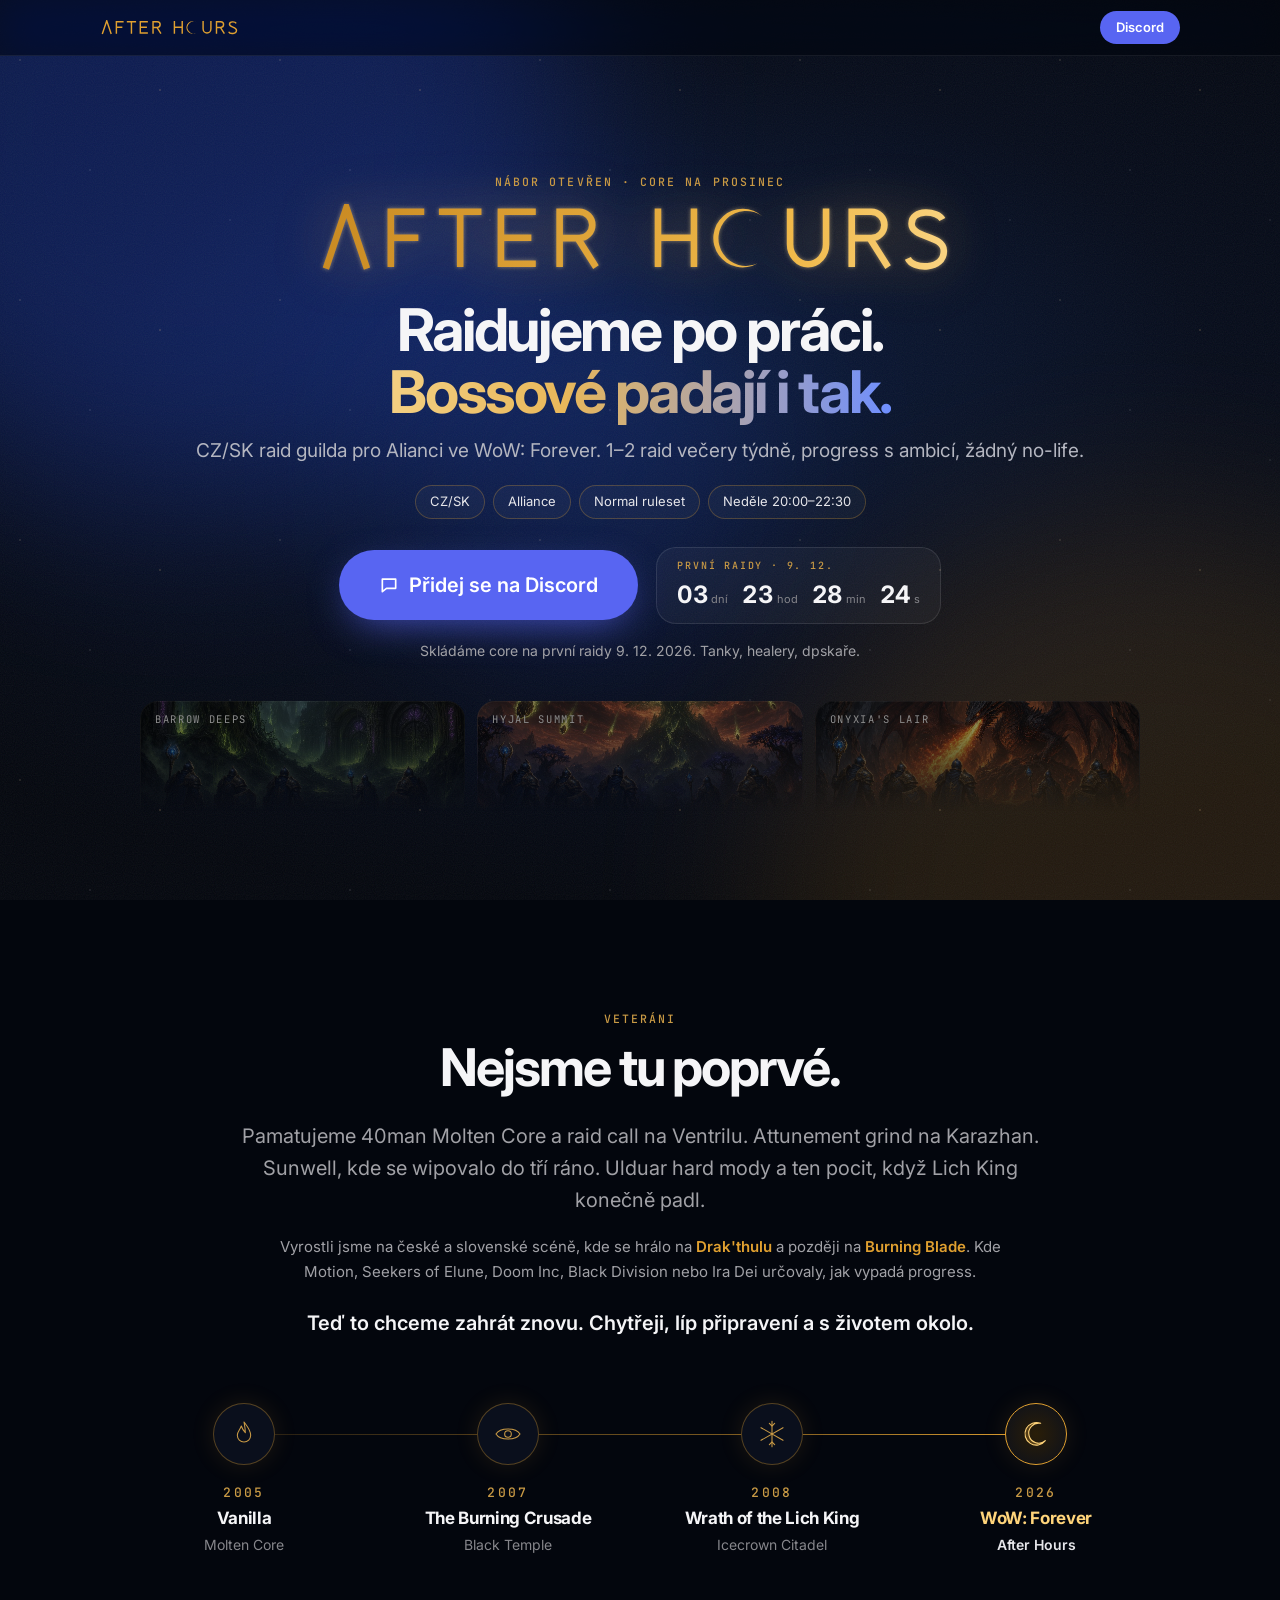
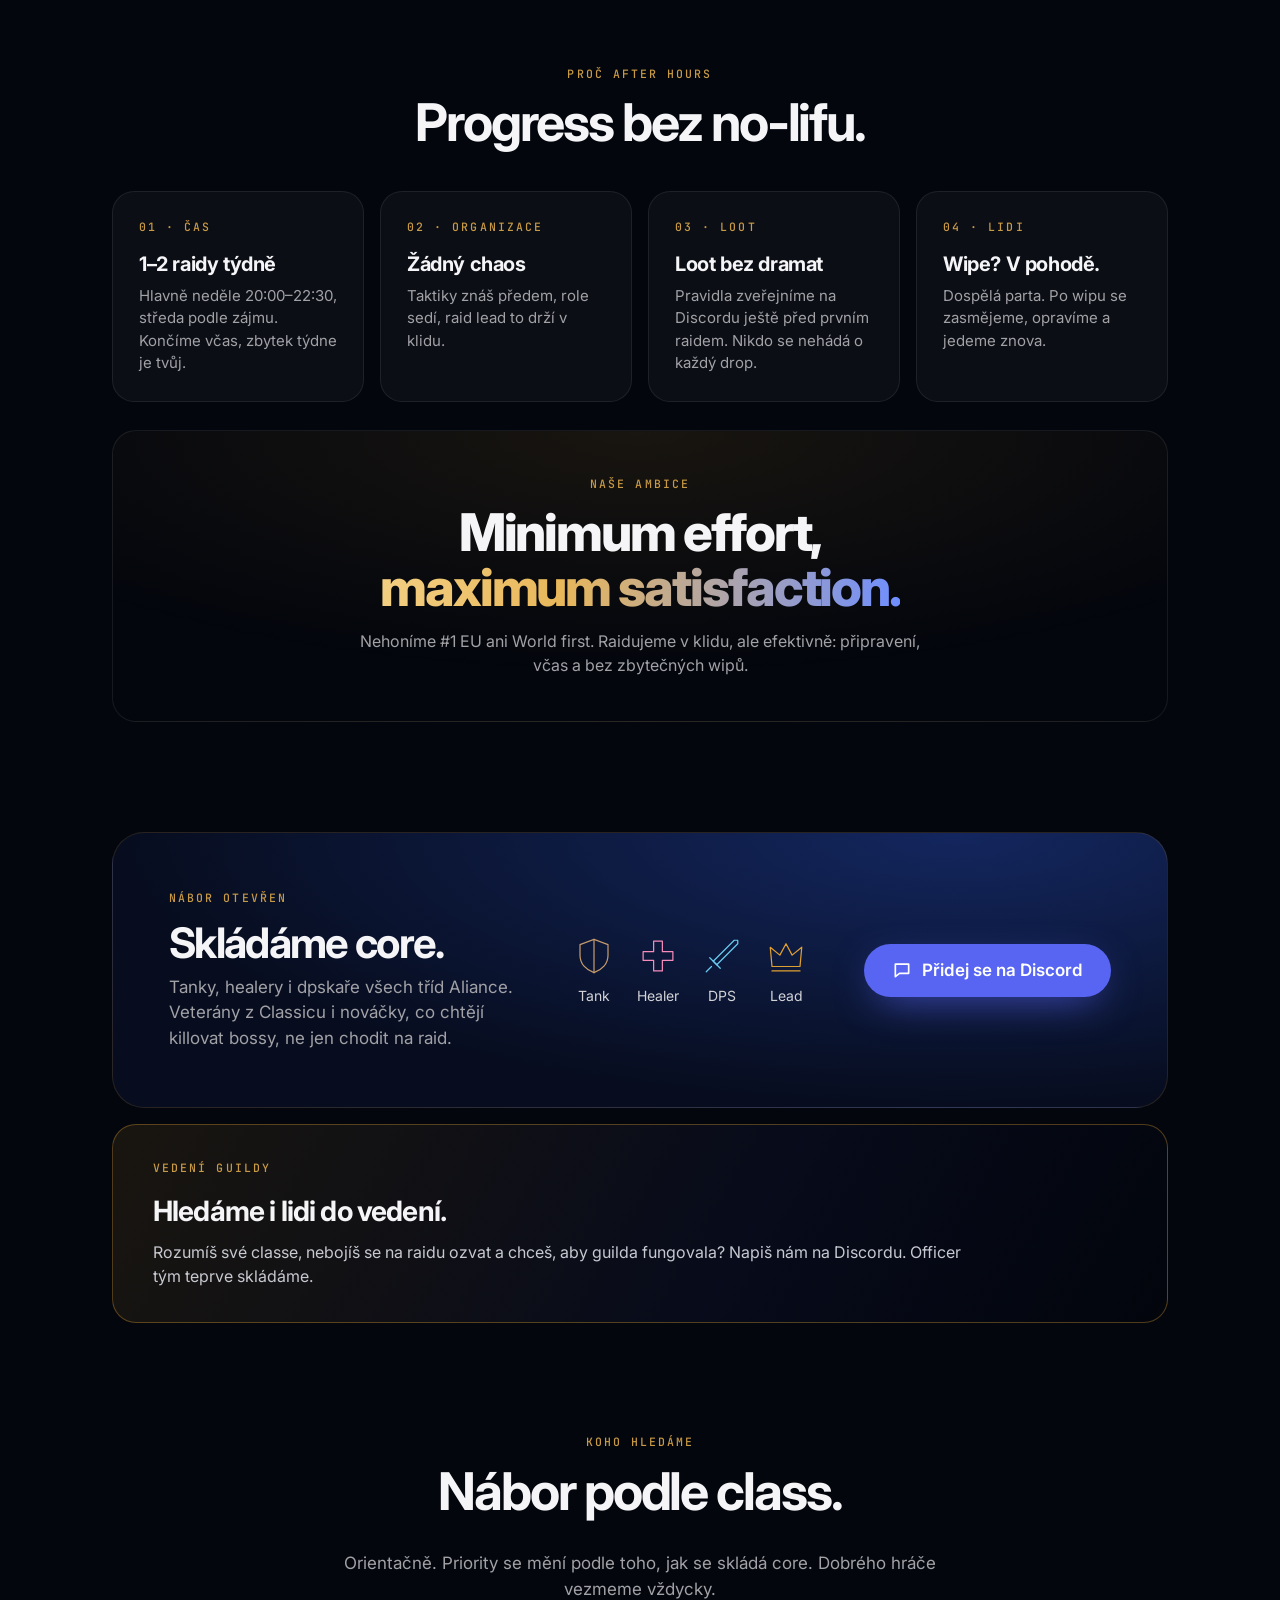
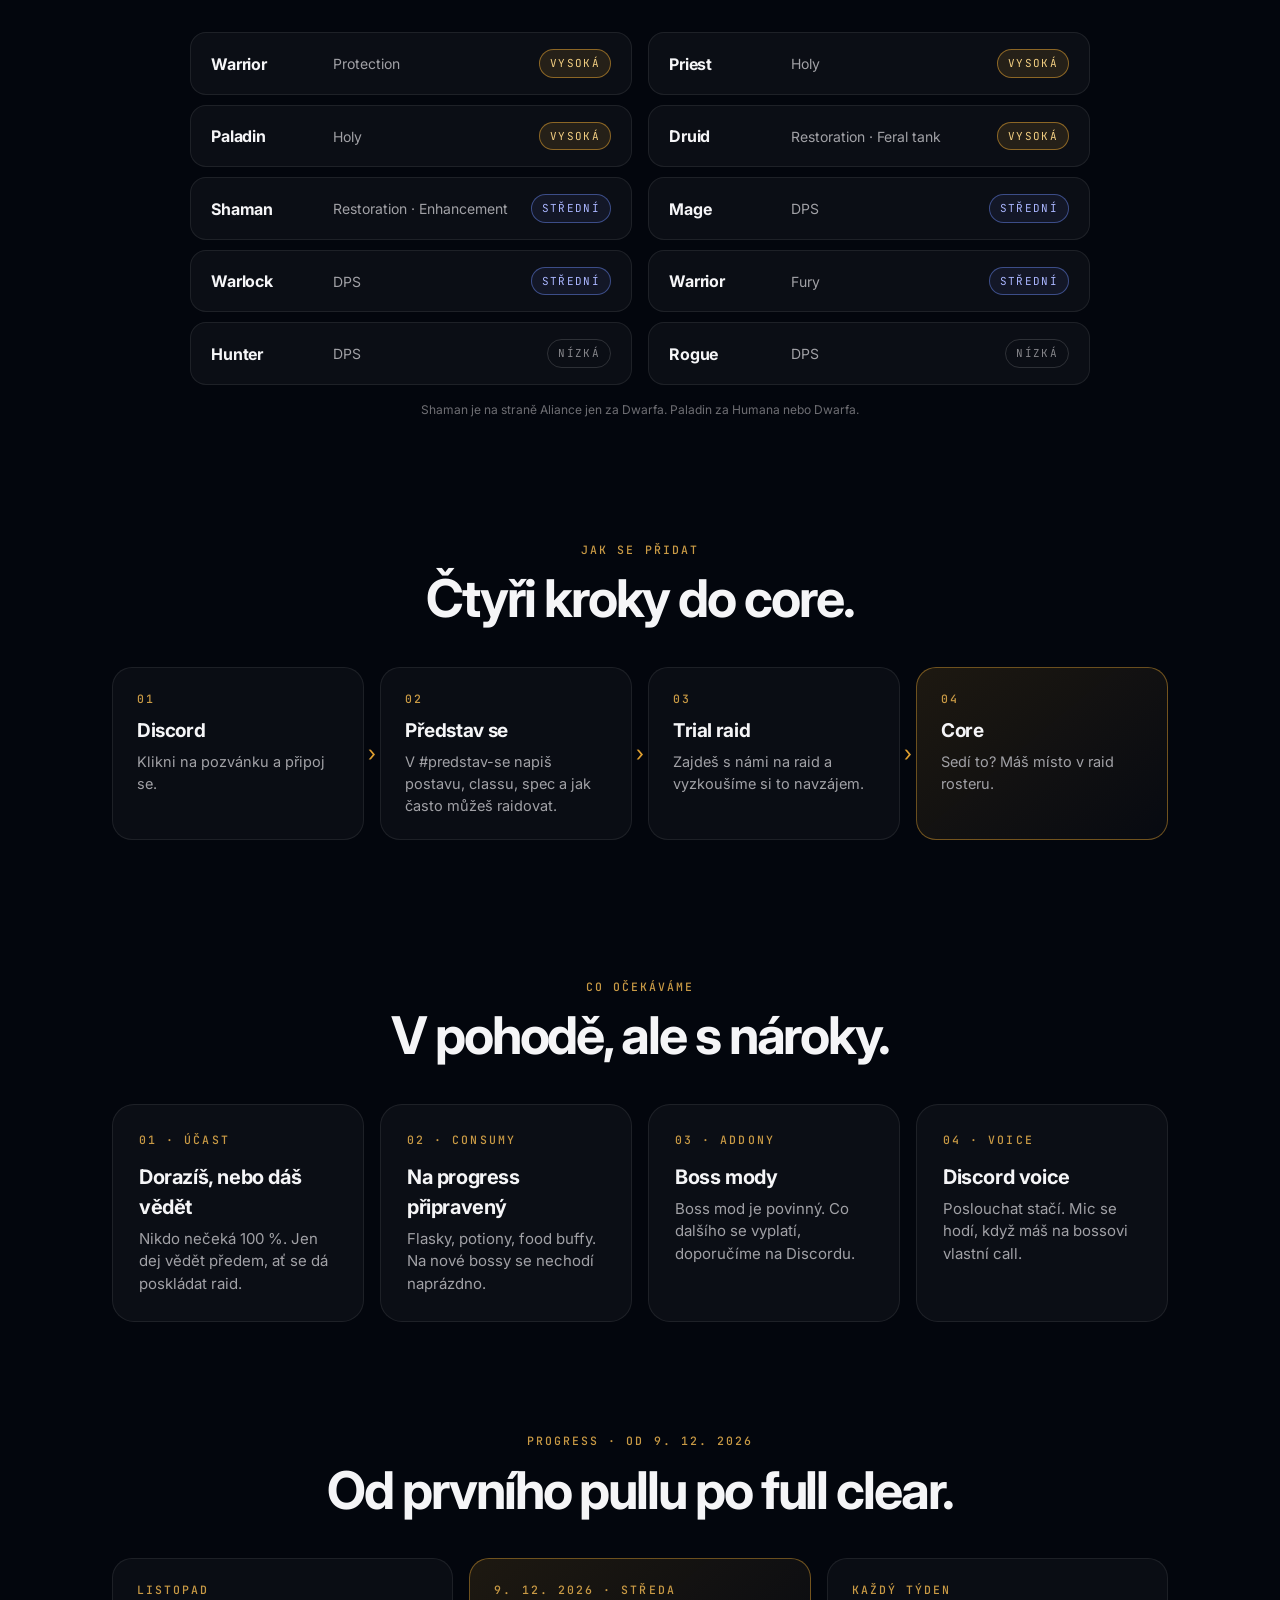
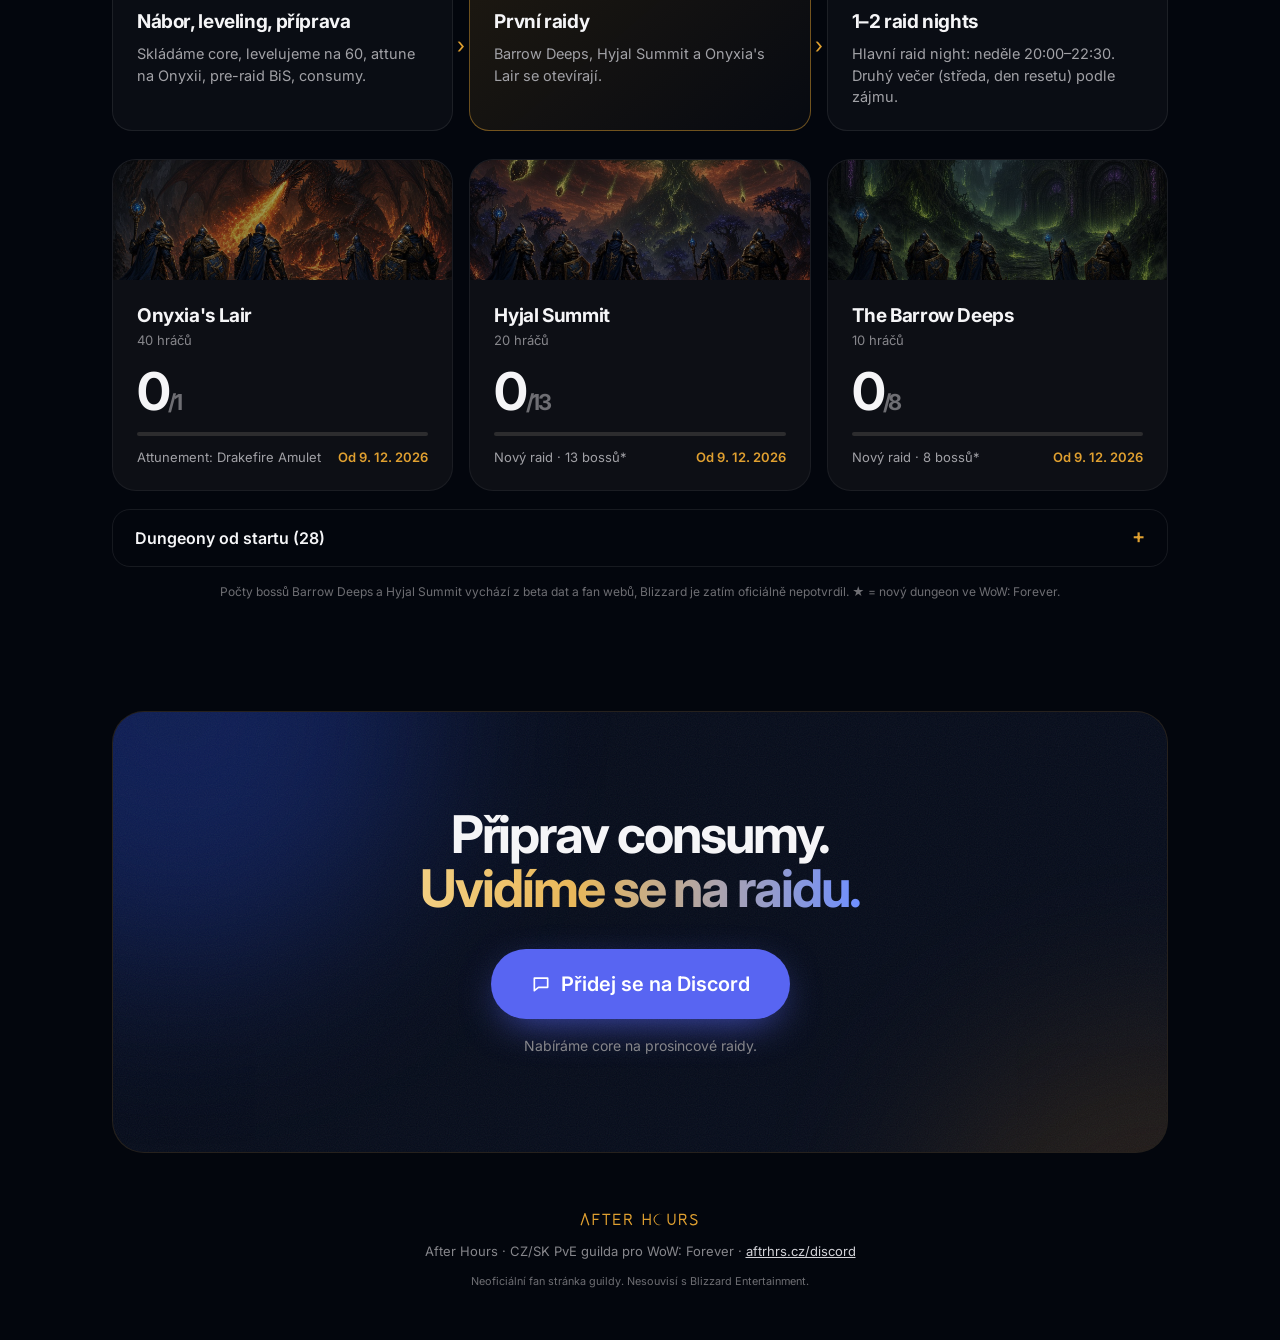
<file: index.html>
<!doctype html>
<html lang="cs">
<head>
<meta charset="utf-8">
<meta name="viewport" content="width=device-width,initial-scale=1">
<title>After Hours – CZ/SK PvE &amp; raid guilda pro WoW: Forever</title>
<meta name="description" content="After Hours je CZ/SK PvE a raid guilda pro WoW: Forever. Raidy od 9. 12. 2026, 1–2× týdně, hlavně neděle 20:00–22:30. Progress bez hardcore režimu.">
<meta property="og:title" content="After Hours – CZ/SK PvE &amp; raid guilda pro WoW: Forever">
<meta property="og:description" content="Raidy s ambicí. Bez hardcore režimu. Raidy od 9. 12. 2026, 1–2× týdně, hlavně neděle 20:00–22:30.">
<meta property="og:image" content="https://aftrhrs.cz/og.png">
<meta property="og:url" content="https://aftrhrs.cz/"><link rel="preconnect" href="https://fonts.gstatic.com" crossorigin>
<link href="https://fonts.googleapis.com/css2?family=Inter:wght@400;500;600;700;800&family=JetBrains+Mono:wght@500&display=swap" rel="stylesheet">
<link rel="stylesheet" href="h.css">
</head>
<body>
<nav class="nav"><a href="#top" aria-label="After Hours"><span class="wm sm"></span></a><a class="pill" href="https://discord.gg/SnGkYU36pn">Discord</a></nav>
<header class="hero" id="top"><div class="aur"><i></i><i></i><i></i></div><div class="dust"></div><div class="grain"></div>
<div class="hin">
<p class="lab in1">NÁBOR OTEVŘEN · CORE NA PROSINEC</p>
<h1 class="in2"><span class="glow"><span class="wm" role="img" aria-label="After Hours"></span></span></h1>
<p class="tag in3">Raidujeme po práci.<br><span class="gt">Bossové padají i tak.</span></p>
<p class="facts in3">CZ/SK raid guilda pro Alianci ve WoW: Forever. 1–2 raid večery týdně, progress s ambicí, žádný no-life.</p>
<ul class="chips in3"><li>CZ/SK</li><li>Alliance</li><li>Normal ruleset</li><li>Neděle 20:00–22:30</li></ul>
<div class="hcta in4"><a class="btn xl" href="https://discord.gg/SnGkYU36pn"><svg viewBox="0 0 24 24" class="bi" aria-hidden="true"><path d="M4 5h16v11H9l-5 4z"/></svg>Přidej se na Discord</a>
<div class="cd" id="cd"><p class="lab" id="cdl">START WOW: FOREVER</p><div class="cdn" id="cdn"><span><b>--</b><i>dní</i></span><span><b>--</b><i>hod</i></span><span><b>--</b><i>min</i></span><span><b>--</b><i>s</i></span></div></div></div>
<p class="micro in4">Skládáme core na první raidy 9. 12. 2026. Tanky, healery, dpskaře.</p>
</div>
<div class="strip in5"><div style="background-image:url(barrow.jpg)"><span>Barrow Deeps</span></div><div style="background-image:url(hyjal.jpg)"><span>Hyjal Summit</span></div><div style="background-image:url(dragon.jpg)"><span>Onyxia's Lair</span></div></div>
</header>
<main>
<section class="vet"><div class="vin rv">
<p class="lab c">VETERÁNI</p>
<h2>Nejsme tu poprvé.</h2>
<p class="vl">Pamatujeme 40man Molten Core a raid call na Ventrilu. Attunement grind na Karazhan. Sunwell, kde se wipovalo do tří ráno. Ulduar hard mody a ten pocit, když Lich King konečně padl.</p>
<p class="vscene">Vyrostli jsme na české a slovenské scéně, kde se hrálo na <b>Drak'thulu</b> a později na <b>Burning Blade</b>. Kde Motion, Seekers of Elune, Doom Inc, Black Division nebo Ira Dei určovaly, jak vypadá progress.</p>
<p class="vl"><b>Teď to chceme zahrát znovu. Chytřeji, líp připravení a s životem okolo.</b></p>
</div>
<div class="tl"><div class="tn  rv"><div class="dot"><svg viewBox="0 0 48 48"><path d="M24 6 C30 14 34 18 34 26 A10 10 0 0 1 14 26 C14 20 18 18 20 12 C22 18 24 20 26 22 C26 16 25 11 24 6 Z"/></svg></div><p class="lab">2005</p><h3>Vanilla</h3><p>Molten Core</p></div><div class="tn  rv"><div class="dot"><svg viewBox="0 0 48 48"><path d="M6 24 C12 14 36 14 42 24 C36 34 12 34 6 24 Z"/><circle cx="24" cy="24" r="5"/></svg></div><p class="lab">2007</p><h3>The Burning Crusade</h3><p>Black Temple</p></div><div class="tn  rv"><div class="dot"><svg viewBox="0 0 48 48"><path d="M24 5 V43 M7.5 14.5 L40.5 33.5 M40.5 14.5 L7.5 33.5"/><path d="M20 8 L24 12 L28 8 M20 40 L24 36 L28 40"/></svg></div><p class="lab">2008</p><h3>Wrath of the Lich King</h3><p>Icecrown Citadel</p></div><div class="tn now rv"><div class="dot"><svg viewBox="0 0 48 48"><path d="M31 8 A17 17 0 1 0 38 34 A15 15 0 1 1 31 8 Z"/></svg></div><p class="lab">2026</p><h3>WoW: Forever</h3><p>After Hours</p></div></div></section>

<section class="sec"><p class="lab c">PROČ AFTER HOURS</p><h2 class="rv">Progress bez no-lifu.</h2>
<div class="tiles">
<div class="tile rv"><p class="lab">01 · ČAS</p><h3>1–2 raidy týdně</h3><p>Hlavně neděle <span style="white-space:nowrap">20:00–22:30</span>, středa podle zájmu. Končíme včas, zbytek týdne je tvůj.</p></div>
<div class="tile rv"><p class="lab">02 · ORGANIZACE</p><h3>Žádný chaos</h3><p>Taktiky znáš předem, role sedí, raid lead to drží v klidu.</p></div>
<div class="tile rv"><p class="lab">03 · LOOT</p><h3>Loot bez dramat</h3><p>Pravidla zveřejníme na Discordu ještě před prvním raidem. Nikdo se nehádá o každý drop.</p></div>
<div class="tile rv"><p class="lab">04 · LIDI</p><h3>Wipe? V pohodě.</h3><p>Dospělá parta. Po wipu se zasmějeme, opravíme a jedeme znova.</p></div>
</div><div class="motto rv"><p class="lab">NAŠE AMBICE</p><blockquote>Minimum effort,<br><span class="gt">maximum satisfaction.</span></blockquote><p>Nehoníme #1 EU ani World first. Raidujeme v klidu, ale efektivně: připravení, včas a bez zbytečných wipů.</p></div>
</section>
<section class="sec team rv"><div><p class="lab">NÁBOR OTEVŘEN</p><h2>Skládáme core.</h2><p class="sub">Tanky, healery i dpskaře všech tříd Aliance. Veterány z Classicu i nováčky, co chtějí killovat bossy, ne jen chodit na raid.</p></div>
<div class="trio"><div><svg viewBox="0 0 48 48" class="ico"><path d="M24 5 L40 11 V23 C40 33 33 40 24 43 C15 40 8 33 8 23 V11 Z"/><path d="M24 5 V43"/></svg><span>Tank</span></div><div><svg viewBox="0 0 48 48" class="ico"><path d="M19 7 H29 V19 H41 V29 H29 V41 H19 V29 H7 V19 H19 Z"/></svg><span>Healer</span></div><div><svg viewBox="0 0 48 48" class="ico"><path d="M38 6 H42 V10 L18 34 L14 30 Z"/><path d="M10 26 L22 38 M12 36 L6 42"/></svg><span>DPS</span></div><div><svg viewBox="0 0 48 48" class="ico"><path d="M8 36 L6 14 L17 23 L24 10 L31 23 L42 14 L40 36 Z"/><path d="M8 41 H40"/></svg><span>Lead</span></div></div>
<a class="btn " href="https://discord.gg/SnGkYU36pn"><svg viewBox="0 0 24 24" class="bi" aria-hidden="true"><path d="M4 5h16v11H9l-5 4z"/></svg>Přidej se na Discord</a></section>
<div class="lead rv"><p class="lab">VEDENÍ GUILDY</p><h3>Hledáme i lidi do vedení.</h3><p>Rozumíš své classe, nebojíš se na raidu ozvat a chceš, aby guilda fungovala? Napiš nám na Discordu. Officer tým teprve skládáme.</p></div>
<section class="sec" id="nabor"><p class="lab c">KOHO HLEDÁME</p><h2 class="rv">Nábor podle class.</h2>
<p class="sub c rv">Orientačně. Priority se mění podle toho, jak se skládá core. Dobrého hráče vezmeme vždycky.</p>
<div class="roster rv"><div class="cl"><span class="cn">Warrior</span><span class="cs">Protection</span><span class="pr hi">Vysoká</span></div><div class="cl"><span class="cn">Priest</span><span class="cs">Holy</span><span class="pr hi">Vysoká</span></div><div class="cl"><span class="cn">Paladin</span><span class="cs">Holy</span><span class="pr hi">Vysoká</span></div><div class="cl"><span class="cn">Druid</span><span class="cs">Restoration · Feral tank</span><span class="pr hi">Vysoká</span></div><div class="cl"><span class="cn">Shaman</span><span class="cs">Restoration · Enhancement</span><span class="pr md">Střední</span></div><div class="cl"><span class="cn">Mage</span><span class="cs">DPS</span><span class="pr md">Střední</span></div><div class="cl"><span class="cn">Warlock</span><span class="cs">DPS</span><span class="pr md">Střední</span></div><div class="cl"><span class="cn">Warrior</span><span class="cs">Fury</span><span class="pr md">Střední</span></div><div class="cl"><span class="cn">Hunter</span><span class="cs">DPS</span><span class="pr lo">Nízká</span></div><div class="cl"><span class="cn">Rogue</span><span class="cs">DPS</span><span class="pr lo">Nízká</span></div></div>
<p class="note">Shaman je na straně Aliance jen za Dwarfa. Paladin za Humana nebo Dwarfa.</p></section>
<section class="sec" id="join"><p class="lab c">JAK SE PŘIDAT</p><h2 class="rv">Čtyři kroky do core.</h2>
<div class="road four"><div class="rs1 rv"><p class="lab">01</p><h3>Discord</h3><p>Klikni na pozvánku a připoj se.</p></div>
<div class="rs1 rv"><p class="lab">02</p><h3>Představ se</h3><p>V #predstav-se napiš postavu, classu, spec a jak často můžeš raidovat.</p></div>
<div class="rs1 rv"><p class="lab">03</p><h3>Trial raid</h3><p>Zajdeš s námi na raid a vyzkoušíme si to navzájem.</p></div>
<div class="rs1 hot rv"><p class="lab">04</p><h3>Core</h3><p>Sedí to? Máš místo v raid rosteru.</p></div></div></section>
<section class="sec" id="ocekavani"><p class="lab c">CO OČEKÁVÁME</p><h2 class="rv">V pohodě, ale s nároky.</h2>
<div class="tiles">
<div class="tile rv"><p class="lab">01 · ÚČAST</p><h3>Dorazíš, nebo dáš vědět</h3><p>Nikdo nečeká 100 %. Jen dej vědět předem, ať se dá poskládat raid.</p></div>
<div class="tile rv"><p class="lab">02 · CONSUMY</p><h3>Na progress připravený</h3><p>Flasky, potiony, food buffy. Na nové bossy se nechodí naprázdno.</p></div>
<div class="tile rv"><p class="lab">03 · ADDONY</p><h3>Boss mody</h3><p>Boss mod je povinný. Co dalšího se vyplatí, doporučíme na Discordu.</p></div>
<div class="tile rv"><p class="lab">04 · VOICE</p><h3>Discord voice</h3><p>Poslouchat stačí. Mic se hodí, když máš na bossovi vlastní call.</p></div>
</div></section>
<section class="sec" id="progress"><p class="lab c">PROGRESS · OD 9. 12. 2026</p><h2 class="rv">Od prvního pullu po full clear.</h2>
<div class="road"><div class="rs1 rv"><p class="lab">LISTOPAD</p><h3>Nábor, leveling, příprava</h3><p>Skládáme core, levelujeme na 60, attune na Onyxii, pre-raid BiS, consumy.</p></div>
<div class="rs1 hot rv"><p class="lab">9. 12. 2026 · STŘEDA</p><h3>První raidy</h3><p>Barrow Deeps, Hyjal Summit a Onyxia's Lair se otevírají.</p></div>
<div class="rs1 rv"><p class="lab">KAŽDÝ TÝDEN</p><h3>1–2 raid nights</h3><p>Hlavní raid night: neděle <span style="white-space:nowrap">20:00–22:30</span>. Druhý večer (středa, den resetu) podle zájmu.</p></div></div>
<div class="raids" id="raids"></div>
<details class="dd rv"><summary>Dungeony od startu (28)</summary><div id="dungeons"></div></details>
<p class="note">Počty bossů Barrow Deeps a Hyjal Summit vychází z beta dat a fan webů, Blizzard je zatím oficiálně nepotvrdil. ★ = nový dungeon ve WoW: Forever.</p></section>
<section class="final rv"><div class="aur"><i></i><i></i></div><div class="grain"></div><div class="fin"><h2>Připrav consumy.<br><span class="gt">Uvidíme se na raidu.</span></h2><a class="btn xl" href="https://discord.gg/SnGkYU36pn"><svg viewBox="0 0 24 24" class="bi" aria-hidden="true"><path d="M4 5h16v11H9l-5 4z"/></svg>Přidej se na Discord</a><p class="micro">Nabíráme core na prosincové raidy.</p></div></section>
</main>
<footer><span class="wm ft2"></span><p>After Hours · CZ/SK PvE guilda pro WoW: Forever · <a href="/discord/">aftrhrs.cz/discord</a></p><small>Neoficiální fan stránka guildy. Nesouvisí s Blizzard Entertainment.</small></footer>
<div class="mbar" id="mbar"><a class="btn " href="https://discord.gg/SnGkYU36pn"><svg viewBox="0 0 24 24" class="bi" aria-hidden="true"><path d="M4 5h16v11H9l-5 4z"/></svg>Přidej se na Discord</a></div>
<script src="h.js"></script>
</body></html>
</file>
<file: h.css>
:root{--gold:#e0a030;--g:linear-gradient(90deg,#f3cf82 0%,#e8b75a 35%,#6f8fff 100%)}
*{box-sizing:border-box}html{scroll-behavior:smooth}body{margin:0;background:#03060d;color:#f5f5f7;font-family:Inter,-apple-system,sans-serif;-webkit-font-smoothing:antialiased;line-height:1.5}
a{color:inherit}.c{text-align:center}
.gt{background:var(--g);-webkit-background-clip:text;background-clip:text;color:transparent}
.lab{font-family:"JetBrains Mono",ui-monospace,monospace;font-size:11.5px;letter-spacing:.18em;color:#c99a45;margin:0 0 14px;font-weight:500}
.wm{display:block;aspect-ratio:872/94;width:100%;background:linear-gradient(100deg,#c98a22 0%,#f0b94a 30%,#ffe3a1 45%,#f0b94a 55%,#c98a22 100%);background-size:250% 100%;-webkit-mask:url(wm.svg) center/contain no-repeat;mask:url(wm.svg) center/contain no-repeat;animation:sheen 7s ease-in-out infinite}
@keyframes sheen{0%,100%{background-position:100% 0}50%{background-position:0 0}}
.wm.sm{width:140px;animation:none;background:var(--gold)}.wm.ft2{width:120px;margin:0 auto 16px;animation:none;background:var(--gold)}
.nav{position:fixed;top:0;left:0;right:0;z-index:50;height:56px;display:flex;align-items:center;justify-content:space-between;padding:0 max(22px,calc(50% - 540px));background:rgba(3,6,13,.6);backdrop-filter:saturate(180%) blur(20px);-webkit-backdrop-filter:saturate(180%) blur(20px);border-bottom:1px solid rgba(255,255,255,.07)}
.pill{background:#5865f2;color:#fff;text-decoration:none;font-size:13px;font-weight:600;padding:7px 16px;border-radius:999px}
.btn{display:inline-flex;align-items:center;gap:10px;background:#5865f2;color:#fff;text-decoration:none;font-weight:600;font-size:17px;padding:14px 28px;border-radius:999px;box-shadow:0 12px 40px -12px rgba(88,101,242,.8);transition:transform .2s,box-shadow .2s}.btn:hover{transform:translateY(-2px);box-shadow:0 18px 50px -12px rgba(88,101,242,.95)}
.btn.xl{font-size:20px;padding:20px 40px}.bi{width:20px;height:20px;fill:none;stroke:#fff;stroke-width:2;stroke-linejoin:round}
.micro{font-size:14px;color:#86868b;margin:16px 0 0}
.hero{position:relative;min-height:100vh;display:flex;align-items:center;justify-content:center;text-align:center;padding:100px 22px 60px;overflow:hidden;background:radial-gradient(ellipse 80% 60% at 50% 40%,#0a1a3d 0%,#050b1a 55%,#03060d 100%)}
.hin{position:relative;z-index:3;width:100%;max-width:1100px}
h1{margin:0 auto 44px;width:min(900px,92%)}.glow{display:block;filter:drop-shadow(0 0 28px rgba(224,160,48,.35)) drop-shadow(0 0 2px rgba(255,220,150,.5))}
.tag{font-size:clamp(28px,4.2vw,54px);font-weight:700;letter-spacing:-.04em;line-height:1.05;margin:0 0 16px}
.facts{font-size:clamp(16px,1.6vw,19px);color:#a1a1a6;margin:0 auto 38px;max-width:860px}
.aur{position:absolute;inset:0;overflow:hidden;z-index:0;pointer-events:none}.aur i{position:absolute;width:60vw;height:60vw;border-radius:50%;filter:blur(90px);opacity:.35;animation:drift 22s ease-in-out infinite alternate}
.aur i:nth-child(1){background:#1d3fbf;left:-15vw;top:-20vw}.aur i:nth-child(2){background:#8a5a12;right:-20vw;bottom:-30vw;opacity:.22;animation-duration:28s}.aur i:nth-child(3){background:#2b56ff;left:30vw;top:30vh;width:30vw;height:30vw;opacity:.15;animation-duration:18s}
@keyframes drift{to{transform:translate3d(6vw,4vw,0) scale(1.15)}}
.dust{position:absolute;inset:-50% 0 0;z-index:1;background-image:radial-gradient(1px 1px at 20px 30px,rgba(255,230,180,.7),transparent),radial-gradient(1px 1px at 90px 140px,rgba(255,255,255,.5),transparent),radial-gradient(1.5px 1.5px at 160px 60px,rgba(255,210,140,.5),transparent),radial-gradient(1px 1px at 230px 190px,rgba(255,255,255,.4),transparent);background-size:260px 240px;opacity:.55;animation:rise 60s linear infinite}
@keyframes rise{to{transform:translate3d(0,-240px,0)}}
.grain{position:absolute;inset:0;z-index:2;pointer-events:none;opacity:.07;background-image:url("data:image/svg+xml,%3Csvg xmlns='http://www.w3.org/2000/svg' width='160' height='160'%3E%3Cfilter id='n'%3E%3CfeTurbulence type='fractalNoise' baseFrequency='.9' numOctaves='2'/%3E%3C/filter%3E%3Crect width='100%25' height='100%25' filter='url(%23n)'/%3E%3C/svg%3E")}
.in2{animation:wmin 1.6s cubic-bezier(.2,.7,.2,1) both}.in3{animation:up 1.1s .25s cubic-bezier(.2,.7,.2,1) both}.in4{animation:up 1.1s .45s cubic-bezier(.2,.7,.2,1) both}
@keyframes wmin{from{opacity:0;transform:scale(.92);filter:blur(10px)}}@keyframes up{from{opacity:0;transform:translateY(24px)}}
main{max-width:1100px;margin:0 auto;padding:0 22px}
.sec{padding:110px 0 0}h2{font-size:clamp(32px,4.4vw,52px);letter-spacing:-.04em;line-height:1.05;margin:0 0 40px;font-weight:700;text-align:center}
.tiles{display:grid;grid-template-columns:repeat(4,1fr);gap:16px}
.tile{padding:26px;border-radius:22px;background:rgba(255,255,255,.035);border:1px solid rgba(255,255,255,.08)}.tile h3{font-size:20px;letter-spacing:-.02em;margin:0 0 6px}.tile p:not(.lab){margin:0;color:#a1a1a6;font-size:15px}
.team{margin-top:110px;padding:56px;border-radius:32px;background:radial-gradient(ellipse at 80% 0,#13265e,#070d1f 70%);border:1px solid rgba(224,160,48,.15);display:grid;grid-template-columns:1.3fr 1fr auto;gap:40px;align-items:center}
.team h2{text-align:left;margin:0 0 10px;font-size:clamp(30px,3.4vw,42px)}.sub{color:#a1a1a6;margin:0;font-size:17px}
.trio{display:flex;gap:28px;justify-content:center}.trio div{display:flex;flex-direction:column;align-items:center;gap:8px;font-size:14px;color:#d2d2d7}
.ico{width:42px;height:42px;fill:none;stroke-width:1.4;stroke-linejoin:round;stroke-linecap:round}.trio div:nth-child(1) .ico{stroke:#c69b6d}.trio div:nth-child(2) .ico{stroke:#f58cba}.trio div:nth-child(3) .ico{stroke:#69ccf0}.trio div:nth-child(4) .ico{stroke:#E0A030}
.raids{display:grid;grid-template-columns:repeat(3,1fr);gap:16px}
.raid{background:#0d0f15;border-radius:24px;overflow:hidden;border:1px solid rgba(255,255,255,.06);transition:border-color .4s}.raid:hover{border-color:rgba(224,160,48,.35)}
.ri{height:120px;background:center/cover;filter:brightness(.62) saturate(.85);transition:transform 1.2s cubic-bezier(.2,.7,.2,1)}.raid:hover .ri{transform:scale(1.06)}
.rc{padding:22px 24px}.rn{font-size:19px;font-weight:700;letter-spacing:-.02em}.rs{color:#86868b;font-size:13px}
.num{font-size:52px;font-weight:700;letter-spacing:-.05em;line-height:1;margin:16px 0 0}.num small{font-size:22px;color:#6e6e73}
.bar{height:4px;background:#2c2c2e;border-radius:4px;overflow:hidden;margin:14px 0 12px}.bar i{display:block;height:100%;width:0;background:var(--g);transition:width 1.6s cubic-bezier(.2,.7,.2,1)}
.rm{display:flex;justify-content:space-between;gap:10px;font-size:13px;color:#a1a1a6}.rm b{color:var(--gold);font-weight:600;white-space:nowrap}
.dd{margin-top:18px;border:1px solid rgba(255,255,255,.08);border-radius:18px;padding:0 22px}.dd summary{cursor:pointer;padding:16px 0;font-weight:600;list-style:none;display:flex;justify-content:space-between}.dd summary:after{content:"+";color:var(--gold);font-size:20px;line-height:1}.dd[open] summary:after{content:"–"}.dd summary::-webkit-details-marker{display:none}
.tier{margin:0 0 18px}.tier h4{font-size:12px;color:#86868b;margin:0 0 10px;text-transform:uppercase;letter-spacing:.08em}.pills{display:flex;flex-wrap:wrap;gap:8px}.pills span{font-size:13px;padding:6px 12px;border-radius:999px;background:#16181f;color:#d2d2d7}.pills span.n{background:rgba(59,108,255,.16);color:#9db6ff}
.note{font-size:12px;color:#6e6e73;margin-top:16px;text-align:center}
.final{position:relative;overflow:hidden;margin:110px 0 0;border-radius:32px;background:#050b1a;border:1px solid rgba(224,160,48,.15);text-align:center;isolation:isolate}.final .aur i{width:40vw;height:40vw}.fin{position:relative;z-index:3;padding:96px 22px}.final h2{margin-bottom:32px}
footer{text-align:center;padding:60px 22px 50px;color:#86868b;font-size:13px}footer a{color:#d2d2d7}footer small{display:block;margin-top:6px;color:#6e6e73}
.mbar{display:none}
.rv{opacity:0;transform:translateY(30px);transition:opacity .9s,transform .9s cubic-bezier(.2,.7,.2,1)}.rv.in{opacity:1;transform:none}
@media(max-width:900px){.tiles{grid-template-columns:1fr 1fr}.team{grid-template-columns:1fr;padding:36px 26px;text-align:center}.team h2{text-align:center}.raids{grid-template-columns:1fr}}
@media(max-width:600px){.tiles{grid-template-columns:1fr}.btn.xl{font-size:18px;padding:18px 30px}h1{width:100%}.wm.sm{width:110px}.sec{padding-top:80px}.team,.final{margin-top:80px}
.mbar{display:block;position:fixed;left:12px;right:12px;bottom:12px;z-index:60;transform:translateY(130%);transition:transform .4s cubic-bezier(.2,.7,.2,1)}.mbar.on{transform:none}.mbar .btn{width:100%;justify-content:center}footer{padding-bottom:100px}}
@media(prefers-reduced-motion:reduce){*{animation:none!important;transition:none!important}.rv{opacity:1;transform:none}}
.static .rv{opacity:1;transform:none}.static *{animation:none!important}

.trio{gap:22px}.lead{margin-top:16px;padding:34px 40px;border-radius:24px;border:1px solid rgba(224,160,48,.35);background:linear-gradient(120deg,rgba(224,160,48,.10),rgba(88,101,242,.06) 60%,transparent);max-width:none}
.lead h3{font-size:clamp(22px,2.4vw,28px);letter-spacing:-.03em;margin:0 0 8px}.lead p:not(.lab){margin:0;color:#c7c9d1;font-size:16px;max-width:820px}
@media(max-width:600px){.lead{padding:26px 22px}.trio{gap:16px}}.static .mbar{display:none!important}

.vet{padding:110px 0 0}.vin{max-width:820px;margin:0 auto;text-align:center}.vet h2{margin-bottom:24px}
.vl{font-size:clamp(17px,1.7vw,20px);color:#a1a1a6;margin:0 0 16px;line-height:1.6}.vl b{color:#f5f5f7;font-weight:600}
.eras{display:grid;grid-template-columns:repeat(4,1fr);gap:0;margin-top:48px;border-top:1px solid rgba(224,160,48,.25)}
.era{padding:24px 22px 0;border-left:1px solid rgba(255,255,255,.06)}.era:first-child{border-left:0}.era h3{font-size:18px;letter-spacing:-.02em;margin:0 0 6px}.era p:not(.lab){margin:0;font-size:14px;color:#86868b}
.era.now h3{background:var(--g);-webkit-background-clip:text;background-clip:text;color:transparent}.era.now{border-top:2px solid #e0a030;margin-top:-1px}
@media(max-width:900px){.eras{grid-template-columns:1fr 1fr;row-gap:28px}.era:nth-child(3){border-left:0}}
@media(max-width:600px){.vet{padding-top:80px}.eras{grid-template-columns:1fr}.era{border-left:0;border-bottom:1px solid rgba(255,255,255,.06);padding:18px 0}}
.vscene{max-width:760px;margin:18px auto 22px;font-size:15px;line-height:1.7;color:#a1a1a6;text-align:center}.vscene b{color:#E0A030;font-weight:600}

/* v3 hero */
.hero{padding:84px 22px 0;flex-direction:column;justify-content:center}
.hero h1{width:min(640px,80%);margin:6px auto 26px}
.hero .tag{font-size:clamp(32px,4.6vw,60px);margin-bottom:14px}
.hero .facts{margin-bottom:20px;color:#b4b6c0}
.chips{list-style:none;display:flex;flex-wrap:wrap;gap:8px;justify-content:center;margin:0 0 28px;padding:0}.chips li{font-size:13px;padding:6px 14px;border-radius:999px;border:1px solid rgba(224,160,48,.28);background:rgba(255,255,255,.03);color:#e6e6ea}
.hcta{display:flex;gap:18px;justify-content:center;align-items:center;flex-wrap:wrap}
.cd{padding:10px 20px;border-radius:20px;border:1px solid rgba(255,255,255,.1);background:rgba(255,255,255,.04);backdrop-filter:blur(12px);text-align:left}.cd .lab{margin:0 0 4px;font-size:10px}
.cdn{display:flex;gap:14px}.cdn span{display:flex;align-items:baseline;gap:3px}.cdn b{font-size:24px;font-variant-numeric:tabular-nums;letter-spacing:-.02em}.cdn i{font-style:normal;font-size:11px;color:#86868b}
.hero .micro{margin-top:16px;color:#a1a1a6}
.strip{position:relative;z-index:3;display:grid;grid-template-columns:repeat(3,1fr);gap:12px;width:min(1000px,100%);margin:40px auto 0;mask-image:linear-gradient(#000 30%,transparent);-webkit-mask-image:linear-gradient(#000 30%,transparent)}
.strip div{height:110px;border-radius:18px 18px 0 0;background:center/cover;filter:brightness(.55) saturate(.8);position:relative;border:1px solid rgba(255,255,255,.08);border-bottom:0}
.strip span{position:absolute;left:14px;top:10px;font-family:"JetBrains Mono",monospace;font-size:10.5px;letter-spacing:.16em;text-transform:uppercase;color:#fff}
.in1{animation:up 1s cubic-bezier(.2,.7,.2,1) both}.in5{animation:up 1.4s .6s cubic-bezier(.2,.7,.2,1) both}
/* timeline */
.tl{position:relative;display:grid;grid-template-columns:repeat(4,1fr);margin:64px 0 0;text-align:center}
.tl:before{content:"";position:absolute;left:12.5%;right:12.5%;top:31px;height:1px;background:linear-gradient(90deg,rgba(224,160,48,.15),rgba(224,160,48,.6) 70%,#e0a030)}
.tn{position:relative;padding:0 10px}.dot{width:62px;height:62px;margin:0 auto 18px;border-radius:50%;display:grid;place-items:center;background:#0a0f1c;border:1px solid rgba(224,160,48,.35);box-shadow:0 0 24px rgba(224,160,48,.12)}
.dot svg{width:28px;height:28px;fill:none;stroke:#c99a45;stroke-width:1.6;stroke-linejoin:round;stroke-linecap:round}
.tn .lab{margin:0 0 4px;font-size:13px}.tn h3{font-size:17px;margin:0 0 2px;letter-spacing:-.02em}.tn p:not(.lab){margin:0;font-size:14px;color:#86868b}
.tn.now .dot{background:radial-gradient(circle,#2a1e08,#0a0f1c);border-color:#e0a030;animation:pulse 2.6s ease-in-out infinite}.tn.now .dot svg{stroke:#ffd47a;fill:rgba(224,160,48,.25)}.tn.now h3{color:#ffd47a}.tn.now p:not(.lab){color:#e6e6ea;font-weight:600}
@keyframes pulse{0%,100%{box-shadow:0 0 0 0 rgba(224,160,48,.5),0 0 30px rgba(224,160,48,.35)}50%{box-shadow:0 0 0 12px rgba(224,160,48,0),0 0 44px rgba(224,160,48,.55)}}
/* roadmap */
.road{display:grid;grid-template-columns:repeat(3,1fr);gap:16px;margin:0 0 28px}
.rs1{padding:22px 24px;border-radius:20px;border:1px solid rgba(255,255,255,.08);background:rgba(255,255,255,.03);position:relative}.rs1 h3{margin:0 0 6px;font-size:19px;letter-spacing:-.02em}.rs1 p:not(.lab){margin:0;font-size:14.5px;color:#a1a1a6}.rs1 .lab{margin-bottom:10px}
.rs1:not(:last-child):after{content:"›";position:absolute;right:-13px;top:50%;transform:translateY(-50%);color:#e0a030;font-size:22px;z-index:2}
.rs1.hot{border-color:rgba(224,160,48,.45);background:linear-gradient(140deg,rgba(224,160,48,.12),rgba(255,255,255,.02))}
@media(max-width:900px){.road{grid-template-columns:1fr}.rs1:not(:last-child):after{content:"⌄";right:auto;left:50%;top:auto;bottom:-20px;transform:translateX(-50%)}}
@media(max-width:700px){.tl{grid-template-columns:1fr;text-align:left;gap:30px;margin-left:6px}.tl:before{left:30px;right:auto;top:10px;bottom:10px;width:1px;height:auto;background:linear-gradient(180deg,rgba(224,160,48,.15),#e0a030)}
.tn{display:grid;grid-template-columns:62px 1fr;column-gap:18px;padding:0}.dot{grid-row:1/4;margin:0}.tn .lab{align-self:end}
.hero{padding-top:80px}.hero h1{width:88%}.cd{width:100%;text-align:center}.cdn{justify-content:center}.hcta .btn{width:100%;justify-content:center}.strip{grid-template-columns:1fr 1fr 1fr;gap:6px}.strip div{height:70px;border-radius:12px 12px 0 0}.strip span{font-size:8.5px;left:8px;letter-spacing:.08em}}
@media(prefers-reduced-motion:reduce){.tn.now .dot{animation:none}}
.hero .facts{max-width:900px}.dot svg{width:32px;height:32px}

/* v4: motto, roster */
.sub.c{text-align:center;margin:-8px auto 30px;max-width:620px;color:#a1a1a6}
.motto{margin-top:28px;padding:44px 40px;border-radius:24px;text-align:center;border:1px solid rgba(255,255,255,.08);background:radial-gradient(120% 140% at 50% 0%,rgba(224,160,48,.10),transparent 60%)}
.motto blockquote{margin:0 0 14px;font-size:clamp(30px,4.4vw,52px);font-weight:800;letter-spacing:-.04em;line-height:1.05}
.motto p:not(.lab){margin:0 auto;max-width:560px;color:#a1a1a6;font-size:16px}
.roster{display:grid;grid-template-columns:1fr 1fr;gap:10px 16px;max-width:900px;margin:0 auto}
.cl{display:grid;grid-template-columns:110px 1fr auto;align-items:center;gap:12px;padding:16px 20px;border-radius:16px;background:rgba(255,255,255,.035);border:1px solid rgba(255,255,255,.08)}
.cn{font-weight:700;letter-spacing:-.01em}.cs{color:#a1a1a6;font-size:14px}
.pr{font-family:"JetBrains Mono",monospace;font-size:11px;letter-spacing:.12em;text-transform:uppercase;padding:5px 10px;border-radius:99px;border:1px solid}
.pr.hi{color:#f3cf82;border-color:rgba(224,160,48,.55);background:rgba(224,160,48,.12)}
.pr.md{color:#aab6ff;border-color:rgba(111,143,255,.45);background:rgba(111,143,255,.08)}
.pr.lo{color:#86868b;border-color:rgba(255,255,255,.14)}
.road.four{grid-template-columns:repeat(4,1fr)}
#nabor .note{text-align:center}
@media(max-width:900px){.road.four{grid-template-columns:1fr 1fr}.road.four .rs1:after{display:none}}
@media(max-width:600px){.roster{grid-template-columns:1fr}.road.four{grid-template-columns:1fr}.cl{grid-template-columns:90px 1fr auto;padding:14px 16px}.motto{padding:32px 22px}}
</file>
